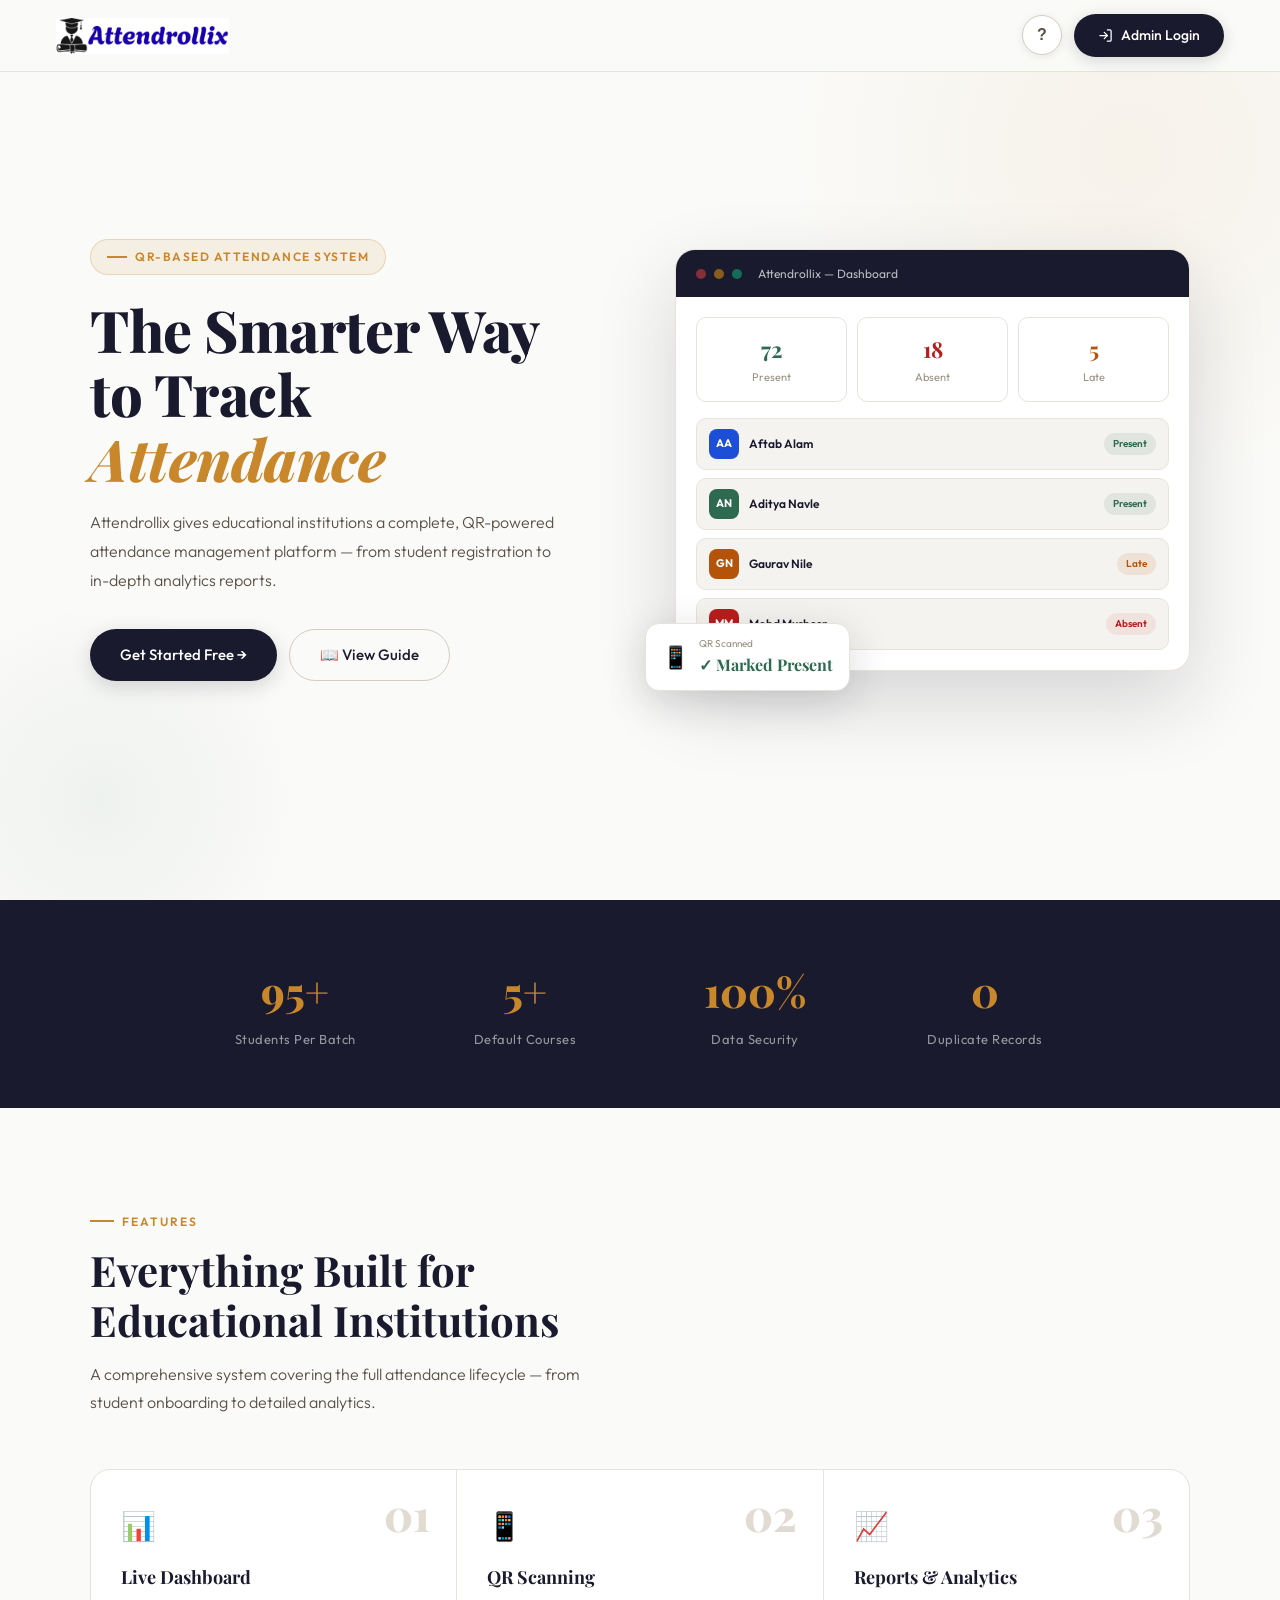
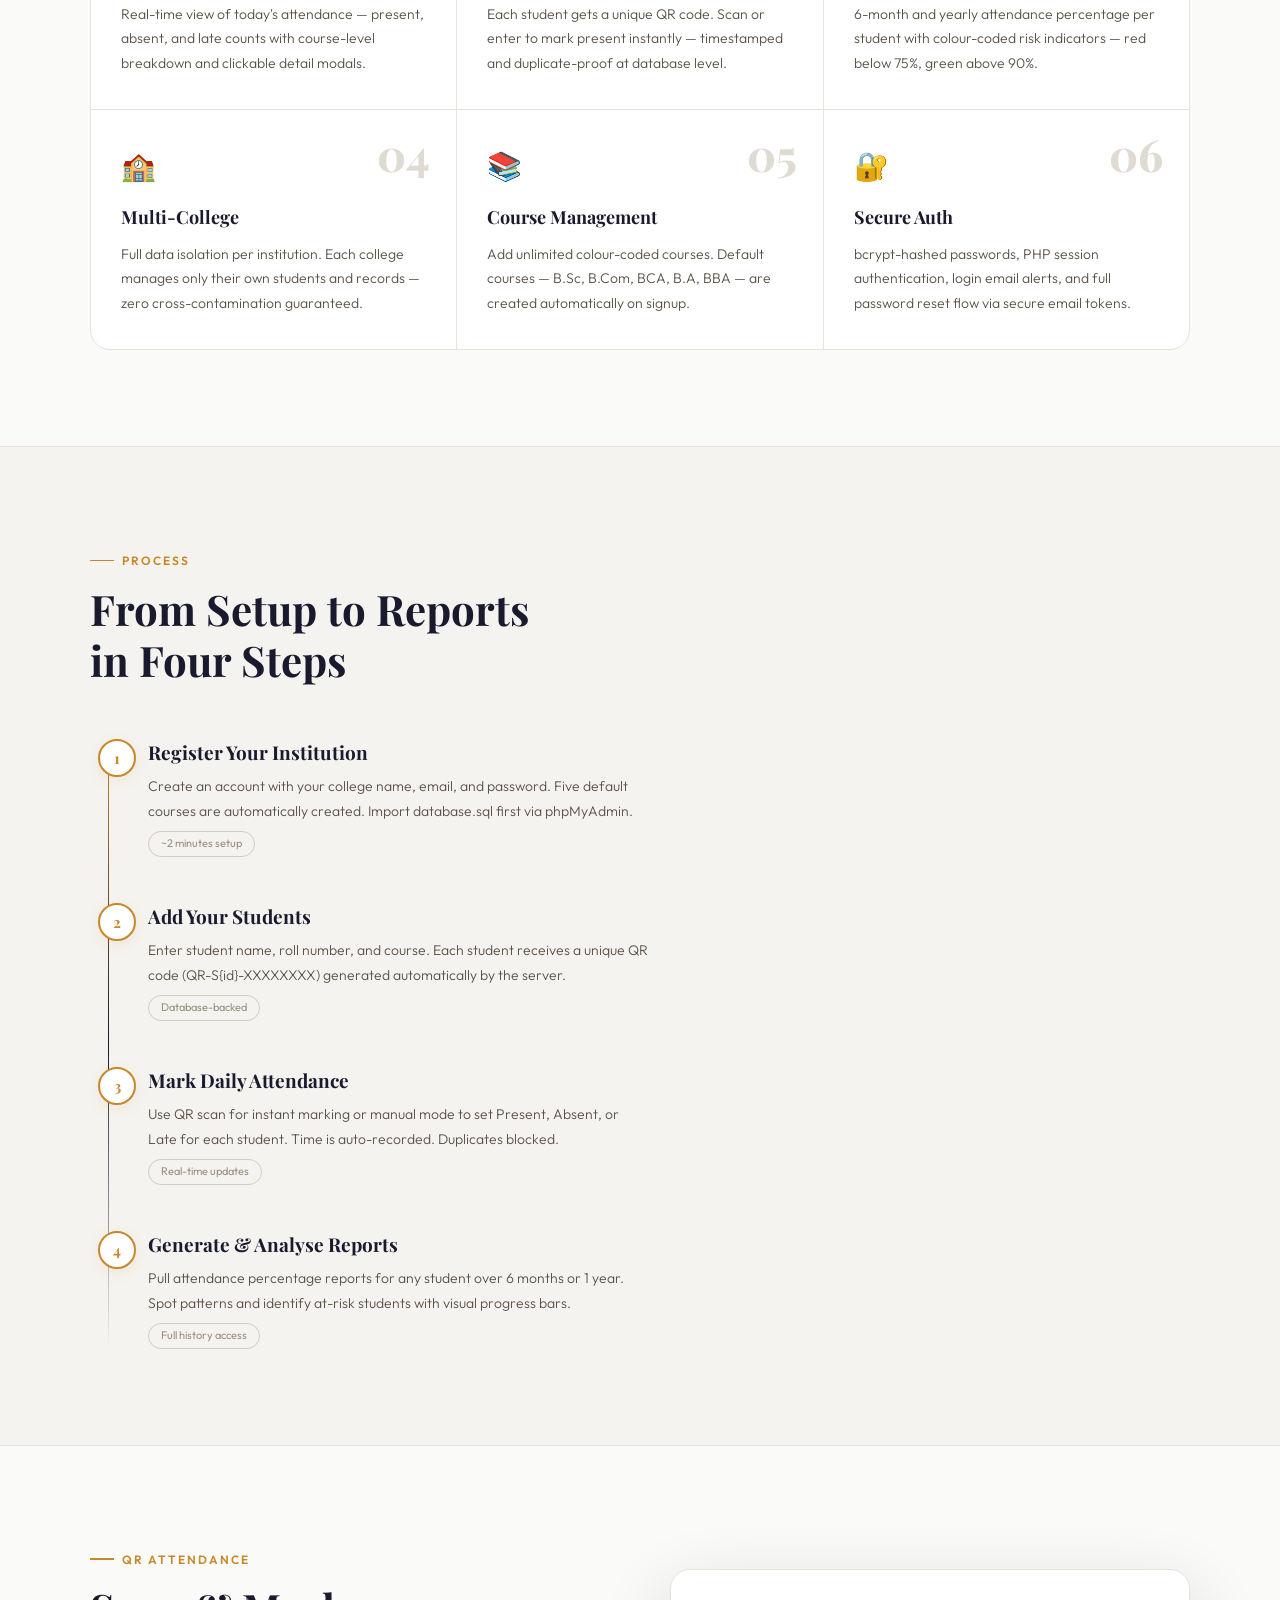
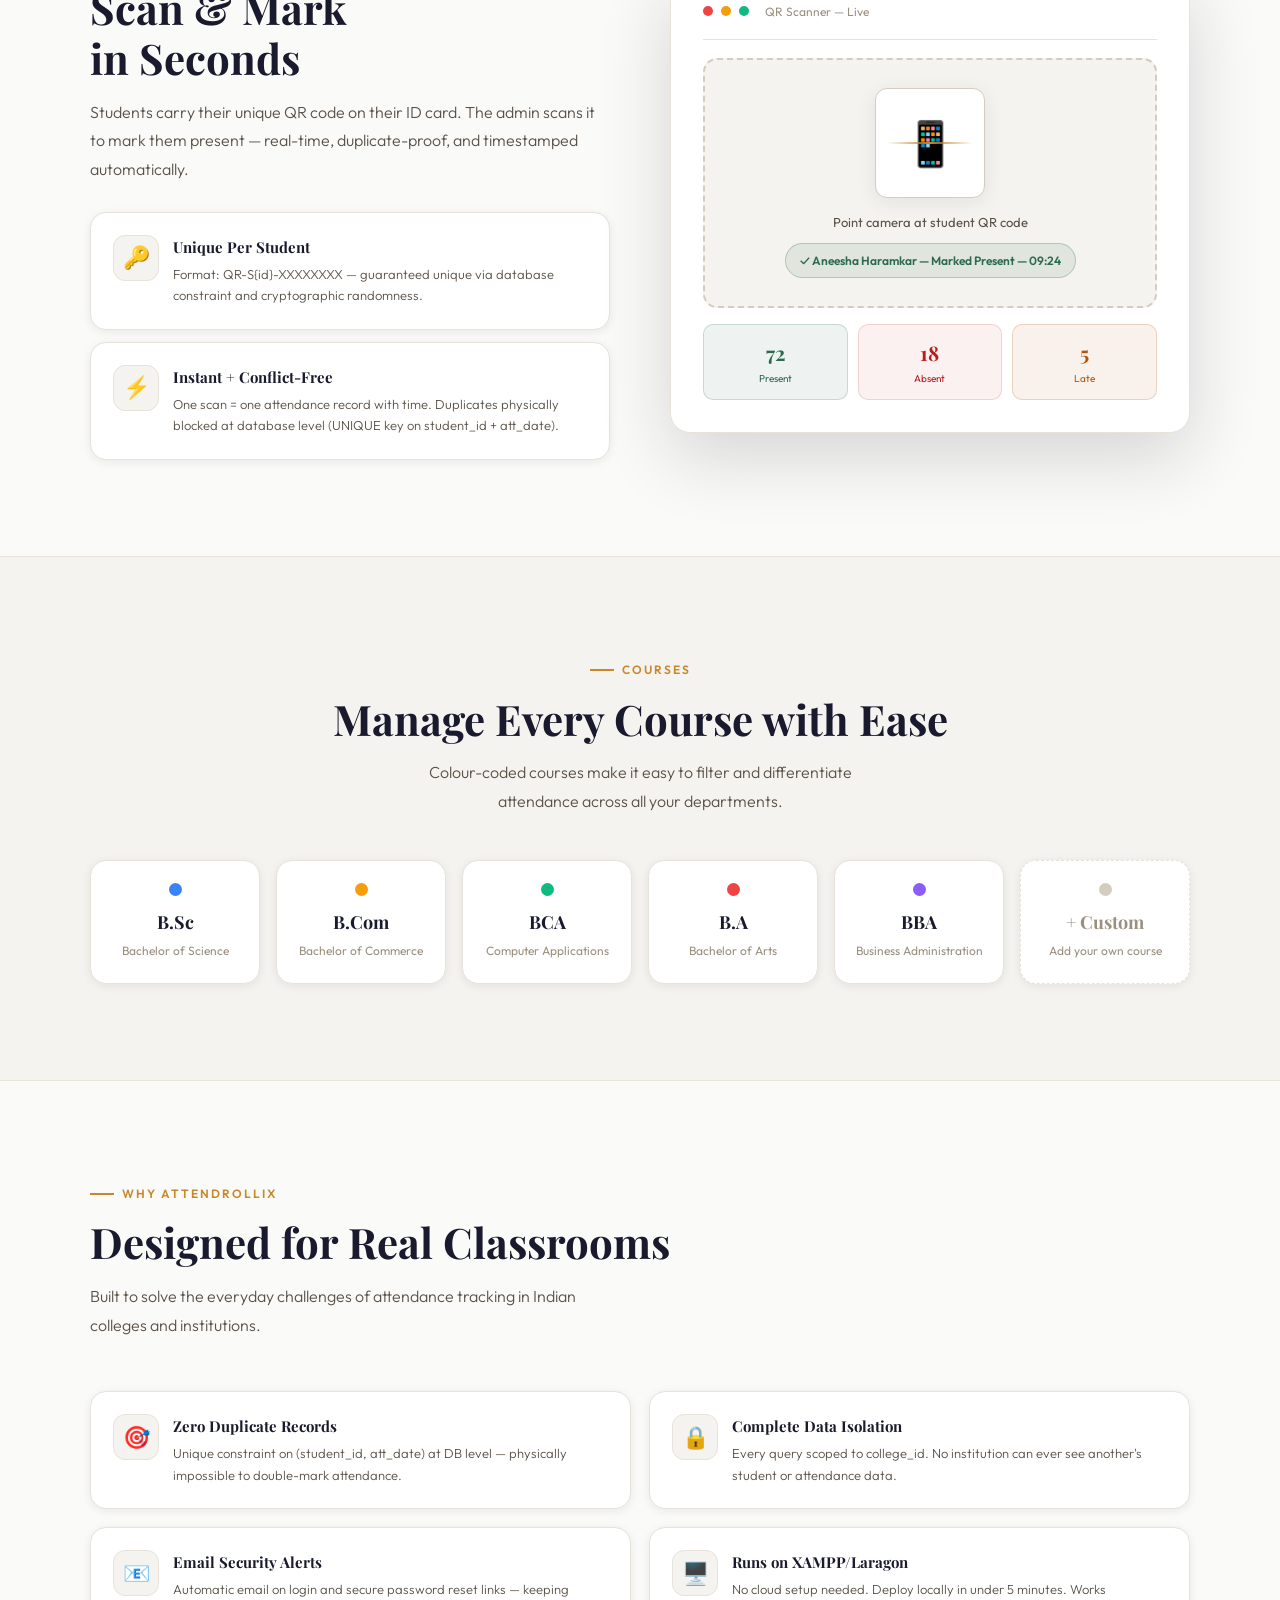
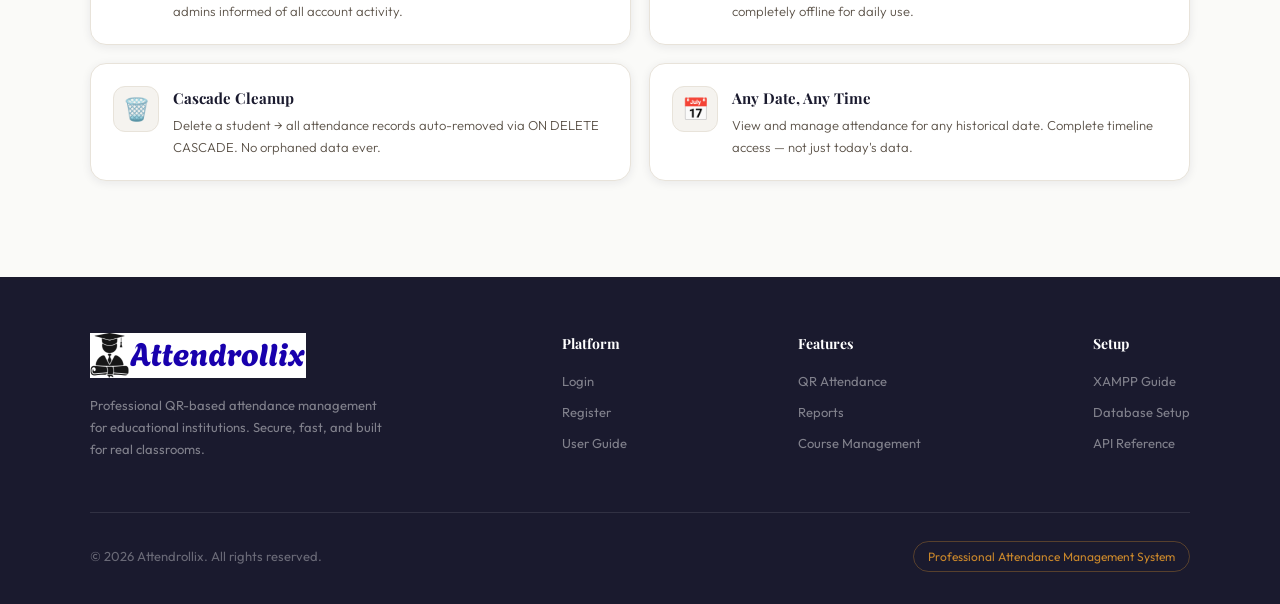
<file: index.html>
<!DOCTYPE html>
<html lang="en">
<head>
<meta charset="UTF-8"/>
<meta name="viewport" content="width=device-width, initial-scale=1.0"/>
<title>Attendrollix — Smart Attendance Management System</title>
<link href="https://fonts.googleapis.com/css2?family=Playfair+Display:ital,wght@0,600;0,700;0,800;1,700&family=Outfit:wght@300;400;500;600;700&display=swap" rel="stylesheet"/>
<style>
*,*::before,*::after{box-sizing:border-box;margin:0;padding:0}
:root{
  --bg:#fafaf8; --bg2:#f5f3ef; --bg3:#ede9e2;
  --white:#fff; --border:#e8e3da; --border2:#d4ccbf;
  --navy:#1a1a2e; --navy2:#2d2d50;
  --gold:#c9872b; --gold-lt:rgba(201,135,43,0.1); --gold-bdr:rgba(201,135,43,0.25);
  --green:#2d6a4f; --red:#b91c1c; --amber:#b45309; --blue:#1d4ed8;
  --text1:#1a1a2e; --text2:#5a5147; --text3:#9a9080;
  --shadow:rgba(26,26,46,0.08); --shadow2:rgba(26,26,46,0.16);
}
html{scroll-behavior:smooth}
body{font-family:'Outfit',sans-serif;background:var(--bg);color:var(--text1);overflow-x:hidden;line-height:1.6;-webkit-font-smoothing:antialiased}

/* ══ SCROLLBAR ══ */
::-webkit-scrollbar{width:6px}
::-webkit-scrollbar-track{background:var(--bg2)}
::-webkit-scrollbar-thumb{background:var(--border2);border-radius:3px}

/* ══ NAV ══ */
nav{
  position:fixed;top:0;left:0;right:0;z-index:999;
  height:72px;padding:0 56px;
  display:flex;align-items:center;justify-content:space-between;
  background:rgba(250,250,248,0.94);backdrop-filter:blur(20px);
  border-bottom:1px solid var(--border);
  transition:box-shadow .3s;
}
nav.scrolled{box-shadow:0 4px 20px var(--shadow)}
.nav-logo{display:flex;align-items:center;gap:10px;text-decoration:none}
.nav-logo img{height:36px}
.nav-right{display:flex;align-items:center;gap:12px}
.btn-guide{
  width:40px;height:40px;border-radius:50%;border:1.5px solid var(--border2);
  background:var(--white);color:var(--text2);font-size:16px;font-weight:700;
  cursor:pointer;display:flex;align-items:center;justify-content:center;
  box-shadow:0 2px 8px var(--shadow);transition:all .25s;text-decoration:none;
}
.btn-guide:hover{border-color:var(--gold);color:var(--gold);box-shadow:0 4px 15px var(--gold-lt)}
.btn-login{
  display:flex;align-items:center;gap:8px;
  padding:10px 24px;border-radius:50px;border:none;
  background:var(--navy);color:#fff;
  font-family:'Outfit',sans-serif;font-size:14px;font-weight:500;
  cursor:pointer;text-decoration:none;
  box-shadow:0 4px 16px var(--shadow2);transition:all .25s;
}
.btn-login:hover{background:var(--navy2);transform:translateY(-1px);box-shadow:0 8px 24px var(--shadow2)}
.btn-login svg{width:15px;height:15px}

/* ══ HERO ══ */
.hero{
  min-height:100vh;display:flex;align-items:center;
  padding:100px 56px 80px;position:relative;overflow:hidden;
}
.hero-blob1{position:absolute;top:-200px;right:-200px;width:700px;height:700px;border-radius:50%;background:radial-gradient(circle,rgba(201,135,43,0.07) 0%,transparent 70%);pointer-events:none}
.hero-blob2{position:absolute;bottom:-100px;left:-100px;width:400px;height:400px;border-radius:50%;background:radial-gradient(circle,rgba(45,106,79,0.06) 0%,transparent 70%);pointer-events:none}
.hero-inner{max-width:1100px;margin:0 auto;display:grid;grid-template-columns:1fr 1fr;gap:70px;align-items:center;width:100%;position:relative;z-index:2}
.hero-tag{
  display:inline-flex;align-items:center;gap:8px;
  padding:7px 16px;border-radius:50px;
  border:1.5px solid var(--gold-bdr);background:var(--gold-lt);
  font-size:12px;color:var(--gold);letter-spacing:1.5px;text-transform:uppercase;
  font-weight:600;margin-bottom:22px;
}
.hero-tag-line{width:20px;height:1.5px;background:var(--gold)}
h1{font-family:'Playfair Display',serif;font-size:clamp(36px,4.5vw,58px);font-weight:800;line-height:1.12;letter-spacing:-0.5px;margin-bottom:18px}
.h1-italic{font-style:italic;color:var(--gold)}
.hero-sub{font-size:16px;color:var(--text2);max-width:480px;margin-bottom:34px;font-weight:300;line-height:1.8}
.hero-cta{display:flex;gap:12px;flex-wrap:wrap}
.cta-primary{
  display:flex;align-items:center;gap:8px;
  padding:14px 30px;border-radius:50px;border:none;
  background:var(--navy);color:#fff;
  font-family:'Outfit',sans-serif;font-size:15px;font-weight:500;
  cursor:pointer;text-decoration:none;
  box-shadow:0 6px 20px var(--shadow2);transition:all .3s;
}
.cta-primary:hover{background:var(--navy2);transform:translateY(-2px);box-shadow:0 12px 32px var(--shadow2)}
.cta-outline{
  display:flex;align-items:center;gap:8px;
  padding:14px 30px;border-radius:50px;
  border:1.5px solid var(--border2);background:transparent;
  color:var(--text1);font-family:'Outfit',sans-serif;font-size:15px;font-weight:500;
  cursor:pointer;text-decoration:none;transition:all .3s;
}
.cta-outline:hover{border-color:var(--gold);color:var(--gold)}

/* Hero dashboard mock */
.hero-visual{position:relative}
.dash-mock{
  background:var(--white);border:1px solid var(--border);border-radius:20px;
  box-shadow:0 30px 80px var(--shadow2);overflow:hidden;
}
.dm-topbar{background:var(--navy);padding:14px 20px;display:flex;align-items:center;gap:8px}
.dm-dot{width:10px;height:10px;border-radius:50%;opacity:0.5}
.dm-title{font-size:12px;color:rgba(255,255,255,0.7);margin-left:8px}
.dm-body{padding:20px}
.dm-stats{display:grid;grid-template-columns:repeat(3,1fr);gap:10px;margin-bottom:16px}
.dm-stat{padding:14px;border-radius:10px;border:1px solid var(--border);text-align:center}
.dm-num{font-family:'Playfair Display',serif;font-size:22px;font-weight:700}
.dm-lbl{font-size:11px;color:var(--text3);margin-top:2px}
.dm-rows{display:flex;flex-direction:column;gap:8px}
.dm-row{display:flex;align-items:center;gap:10px;padding:10px 12px;border-radius:10px;background:var(--bg2);border:1px solid var(--border)}
.dm-av{width:30px;height:30px;border-radius:8px;display:flex;align-items:center;justify-content:center;font-size:11px;font-weight:700;color:#fff;flex-shrink:0}
.dm-name{font-size:12px;font-weight:600;flex:1}
.dm-badge{padding:3px 9px;border-radius:50px;font-size:10px;font-weight:600}
.bp{background:rgba(45,106,79,0.1);color:#2d6a4f}
.ba{background:rgba(185,28,28,0.08);color:#b91c1c}
.bl{background:rgba(180,83,9,0.1);color:#b45309}
.float-card{
  position:absolute;bottom:-20px;left:-30px;
  background:var(--white);border:1px solid var(--border);border-radius:14px;
  padding:12px 16px;box-shadow:0 10px 40px var(--shadow2);
  display:flex;align-items:center;gap:10px;
}
.fc-icon{font-size:22px}
.fc-label{font-size:10px;color:var(--text3)}
.fc-val{font-size:16px;font-weight:700;color:var(--green);font-family:'Playfair Display',serif}

/* ══ STATS BAND ══ */
.stats-band{background:var(--navy);padding:48px 56px}
.stats-inner{max-width:900px;margin:0 auto;display:grid;grid-template-columns:repeat(4,1fr);gap:20px}
.stat-box{text-align:center;padding:10px}
.stat-num{font-family:'Playfair Display',serif;font-size:42px;font-weight:800;color:var(--gold)}
.stat-lbl{font-size:13px;color:rgba(255,255,255,0.55);margin-top:4px;letter-spacing:0.5px}

/* ══ SECTIONS ══ */
.section{padding:96px 56px}
.section-inner{max-width:1100px;margin:0 auto}
.section-alt{background:var(--bg2);border-top:1px solid var(--border);border-bottom:1px solid var(--border)}
.sec-tag{display:inline-flex;align-items:center;gap:8px;font-size:12px;letter-spacing:2px;text-transform:uppercase;color:var(--gold);font-weight:600;margin-bottom:14px}
.sec-tag::before{content:'';width:24px;height:1.5px;background:var(--gold)}
.sec-title{font-family:'Playfair Display',serif;font-size:clamp(26px,3.5vw,42px);font-weight:700;line-height:1.2;margin-bottom:14px}
.sec-sub{font-size:16px;color:var(--text2);max-width:520px;line-height:1.8;margin-bottom:52px;font-weight:300}

/* Features */
.feat-grid{display:grid;grid-template-columns:repeat(3,1fr);gap:1px;background:var(--border);border:1px solid var(--border);border-radius:20px;overflow:hidden}
.feat-card{padding:34px 30px;background:var(--white);position:relative;overflow:hidden;transition:all .3s}
.feat-card::after{content:'';position:absolute;bottom:0;left:30px;right:30px;height:2px;background:linear-gradient(90deg,var(--gold),var(--navy));transform:scaleX(0);transition:transform .3s;transform-origin:left}
.feat-card:hover{background:var(--bg2)}
.feat-card:hover::after{transform:scaleX(1)}
.feat-num{position:absolute;top:22px;right:26px;font-family:'Playfair Display',serif;font-size:44px;font-weight:800;color:var(--border2);opacity:0.7;line-height:1}
.feat-icon{font-size:28px;margin-bottom:14px;display:block}
.feat-title{font-family:'Playfair Display',serif;font-size:18px;font-weight:700;margin-bottom:10px}
.feat-desc{font-size:14px;color:var(--text2);line-height:1.75;font-weight:300}

/* Timeline steps */
.steps-wrap{margin-top:52px;position:relative;padding-left:58px}
.steps-wrap::before{content:'';position:absolute;left:18px;top:4px;bottom:0;width:1px;background:linear-gradient(180deg,var(--gold),var(--navy),transparent)}
.step-item{padding-bottom:44px;position:relative}
.step-item:last-child{padding-bottom:0}
.step-dot{position:absolute;left:-50px;top:2px;width:38px;height:38px;border-radius:50%;background:var(--white);border:2px solid var(--gold);display:flex;align-items:center;justify-content:center;font-family:'Playfair Display',serif;font-size:15px;font-weight:700;color:var(--gold);box-shadow:0 4px 14px var(--gold-lt)}
.step-title{font-family:'Playfair Display',serif;font-size:19px;font-weight:700;margin-bottom:7px}
.step-desc{font-size:14px;color:var(--text2);line-height:1.75;max-width:500px;font-weight:300}
.step-chip{display:inline-block;margin-top:8px;padding:3px 12px;border-radius:50px;border:1px solid var(--border2);font-size:11px;color:var(--text3)}

/* QR section */
.qr-grid{display:grid;grid-template-columns:1fr 1fr;gap:60px;align-items:center}
.qr-panel{background:var(--white);border:1px solid var(--border);border-radius:20px;padding:32px;box-shadow:0 24px 70px var(--shadow2)}
.qr-panel-hdr{display:flex;align-items:center;gap:8px;padding-bottom:18px;border-bottom:1px solid var(--border);margin-bottom:18px}
.qr-dot{width:10px;height:10px;border-radius:50%}
.qr-scanner{background:var(--bg2);border-radius:14px;padding:28px;text-align:center;border:2px dashed var(--border2)}
.qr-box{width:110px;height:110px;border-radius:12px;background:var(--white);margin:0 auto 14px;display:flex;align-items:center;justify-content:center;font-size:44px;border:1.5px solid var(--border2);box-shadow:0 4px 20px var(--shadow);position:relative;overflow:hidden}
.scan-line{position:absolute;width:80%;height:2px;background:linear-gradient(90deg,transparent,var(--gold),transparent);left:10%;animation:scanLine 2s ease-in-out infinite}
@keyframes scanLine{0%{top:10%}50%{top:85%}100%{top:10%}}
.qr-ok{display:inline-flex;align-items:center;gap:7px;padding:7px 14px;border-radius:50px;background:rgba(45,106,79,0.1);border:1px solid rgba(45,106,79,0.25);color:var(--green);font-size:12px;font-weight:600;margin-top:10px}
.qr-stat-row{display:grid;grid-template-columns:repeat(3,1fr);gap:10px;margin-top:16px}
.qr-stat{padding:12px;border-radius:10px;text-align:center}
.qs-p{background:rgba(45,106,79,0.08);border:1px solid rgba(45,106,79,0.2)}
.qs-a{background:rgba(185,28,28,0.06);border:1px solid rgba(185,28,28,0.15)}
.qs-l{background:rgba(180,83,9,0.08);border:1px solid rgba(180,83,9,0.2)}
.qr-stat-num{font-family:'Playfair Display',serif;font-size:20px;font-weight:700}
.qr-stat-lbl{font-size:10px;margin-top:2px}

/* Courses */
.course-grid{display:grid;grid-template-columns:repeat(auto-fit,minmax(160px,1fr));gap:16px;margin-top:44px}
.course-card{padding:22px 18px;border-radius:16px;border:1.5px solid var(--border);background:var(--white);text-align:center;transition:all .3s;box-shadow:0 2px 10px var(--shadow)}
.course-card:hover{transform:translateY(-5px);box-shadow:0 16px 36px var(--shadow2)}
.course-dot{width:13px;height:13px;border-radius:50%;margin:0 auto 12px}
.course-name{font-family:'Playfair Display',serif;font-size:18px;font-weight:700;margin-bottom:5px}
.course-full{font-size:12px;color:var(--text3)}

/* Why */
.why-grid{display:grid;grid-template-columns:1fr 1fr;gap:18px;margin-top:44px}
.why-card{display:flex;gap:14px;align-items:flex-start;padding:22px;background:var(--white);border:1.5px solid var(--border);border-radius:16px;box-shadow:0 2px 10px var(--shadow);transition:all .25s}
.why-card:hover{box-shadow:0 8px 28px var(--shadow2);transform:translateY(-2px)}
.why-icon-wrap{width:46px;height:46px;border-radius:12px;background:var(--bg2);border:1px solid var(--border);display:flex;align-items:center;justify-content:center;font-size:22px;flex-shrink:0}
.why-title{font-family:'Playfair Display',serif;font-size:15px;font-weight:700;margin-bottom:5px}
.why-desc{font-size:13px;color:var(--text2);line-height:1.65;font-weight:300}

/* ══ FOOTER ══ */
footer{background:var(--navy);color:rgba(255,255,255,0.7);padding:56px 56px 32px}
.footer-inner{max-width:1100px;margin:0 auto}
.footer-top{display:flex;justify-content:space-between;margin-bottom:48px;flex-wrap:wrap;gap:32px}
.footer-brand{max-width:300px}
.footer-logo{display:flex;align-items:center;gap:10px;margin-bottom:14px}
.footer-logo img{height:34px;filter:brightness(0) invert(1);opacity:0.8}
.footer-brand-name{font-family:'Playfair Display',serif;font-size:20px;color:#fff;font-weight:700}
.footer-brand-desc{font-size:13px;color:rgba(255,255,255,0.45);line-height:1.7;margin-top:8px}
.footer-col h4{font-family:'Playfair Display',serif;font-size:14px;color:#fff;margin-bottom:16px}
.footer-col a{display:block;color:rgba(255,255,255,0.45);font-size:13px;text-decoration:none;margin-bottom:10px;transition:color .2s}
.footer-col a:hover{color:var(--gold)}
.footer-bottom{display:flex;justify-content:space-between;align-items:center;padding-top:28px;border-top:1px solid rgba(255,255,255,0.1);flex-wrap:wrap;gap:12px}
.footer-copy{font-size:13px;color:rgba(255,255,255,0.35)}
.footer-badge{padding:5px 14px;border-radius:50px;border:1px solid rgba(201,135,43,0.35);color:var(--gold);font-size:12px}

/* ══ GUIDE MODAL ══ */
.modal-overlay{position:fixed;inset:0;z-index:10000;background:rgba(26,26,46,0.65);backdrop-filter:blur(8px);display:none;align-items:center;justify-content:center;padding:20px}
.modal-overlay.active{display:flex}
.modal-box{background:var(--white);border:1px solid var(--border);border-radius:20px;width:100%;max-width:680px;max-height:88vh;overflow-y:auto;box-shadow:0 32px 80px var(--shadow2);animation:mIn .3s cubic-bezier(.34,1.56,.64,1)}
@keyframes mIn{from{transform:translateY(28px) scale(0.97);opacity:0}to{transform:none;opacity:1}}
.modal-hdr{padding:24px 28px 20px;border-bottom:1px solid var(--border);display:flex;align-items:center;justify-content:space-between;position:sticky;top:0;background:var(--white);border-radius:20px 20px 0 0;z-index:1}
.modal-hdr-title{font-family:'Playfair Display',serif;font-size:19px;font-weight:700}
.modal-close{width:34px;height:34px;border-radius:10px;border:1.5px solid var(--border);background:var(--bg2);color:var(--text2);cursor:pointer;font-size:14px;display:flex;align-items:center;justify-content:center;transition:all .2s}
.modal-close:hover{border-color:var(--red);color:var(--red)}
.modal-body{padding:28px}
.guide-sec{margin-bottom:26px}
.guide-sec h3{font-family:'Playfair Display',serif;font-size:15px;font-weight:700;color:var(--navy);margin-bottom:12px;display:flex;align-items:center;gap:8px}
.guide-sec p,.guide-sec li{font-size:14px;color:var(--text2);line-height:1.75;margin-bottom:6px}
.guide-sec ul{padding-left:18px}
.guide-step{display:flex;gap:12px;align-items:flex-start;padding:12px 0;border-bottom:1px solid var(--border)}
.guide-step:last-child{border:none}
.guide-step-num{width:28px;height:28px;border-radius:8px;flex-shrink:0;background:var(--gold-lt);border:1.5px solid var(--gold-bdr);color:var(--gold);font-size:12px;font-weight:700;display:flex;align-items:center;justify-content:center}
.guide-step-text strong{display:block;font-size:13px;font-weight:600;margin-bottom:2px}
.guide-step-text span{font-size:13px;color:var(--text2)}
code{background:var(--gold-lt);color:var(--gold);padding:2px 8px;border-radius:5px;font-size:12px;border:1px solid var(--gold-bdr)}

/* ══ RESPONSIVE ══ */
@media(max-width:1000px){nav,footer,section.section,div.stats-band{padding-left:24px;padding-right:24px}.hero{padding:88px 24px 60px}.hero-inner{grid-template-columns:1fr;gap:40px}.hero-visual{display:none}.stats-inner{grid-template-columns:repeat(2,1fr)}.feat-grid{grid-template-columns:1fr 1fr}.qr-grid{grid-template-columns:1fr}.why-grid{grid-template-columns:1fr}.footer-top{flex-direction:column}}
@media(max-width:600px){.feat-grid{grid-template-columns:1fr}.stats-inner{grid-template-columns:1fr 1fr}}
</style>
</head>
<body>

<!-- NAV -->
<nav id="main-nav">
  <a class="nav-logo" href="home.html">
    <img src="assets\logo.png" alt="Attendrollix"/>
  </a>
  <div class="nav-right">
    <button class="btn-guide" onclick="openGuide()" title="User Guide">?</button>
    <a href="index2.php" class="btn-login">
      <svg viewBox="0 0 24 24" fill="none" stroke="currentColor" stroke-width="2" stroke-linecap="round" stroke-linejoin="round"><path d="M15 3h4a2 2 0 0 1 2 2v14a2 2 0 0 1-2 2h-4"/><polyline points="10 17 15 12 10 7"/><line x1="15" y1="12" x2="3" y2="12"/></svg>
      Admin Login
    </a>
  </div>
</nav>

<!-- HERO -->
<section class="hero">
  <div class="hero-blob1"></div>
  <div class="hero-blob2"></div>
  <div class="hero-inner">
    <div class="hero-left">
      <div class="hero-tag"><span class="hero-tag-line"></span>QR-Based Attendance System</div>
      <h1>The Smarter Way<br/>to Track <span class="h1-italic">Attendance</span></h1>
      <p class="hero-sub">Attendrollix gives educational institutions a complete, QR-powered attendance management platform — from student registration to in-depth analytics reports.</p>
      <div class="hero-cta">
        <a href="index2.php" class="cta-primary">Get Started Free →</a>
        <button class="cta-outline" onclick="openGuide()">📖 View Guide</button>
      </div>
    </div>
    <div class="hero-visual">
      <div class="dash-mock">
        <div class="dm-topbar">
          <div class="dm-dot" style="background:#ef4444"></div>
          <div class="dm-dot" style="background:#f59e0b"></div>
          <div class="dm-dot" style="background:#10b981"></div>
          <span class="dm-title">Attendrollix — Dashboard</span>
        </div>
        <div class="dm-body">
          <div class="dm-stats">
            <div class="dm-stat"><div class="dm-num" style="color:#2d6a4f">72</div><div class="dm-lbl">Present</div></div>
            <div class="dm-stat"><div class="dm-num" style="color:#b91c1c">18</div><div class="dm-lbl">Absent</div></div>
            <div class="dm-stat"><div class="dm-num" style="color:#b45309">5</div><div class="dm-lbl">Late</div></div>
          </div>
          <div class="dm-rows">
            <div class="dm-row"><div class="dm-av" style="background:#1d4ed8">AA</div><div class="dm-name">Aftab Alam</div><span class="dm-badge bp">Present</span></div>
            <div class="dm-row"><div class="dm-av" style="background:#2d6a4f">AN</div><div class="dm-name">Aditya Navle</div><span class="dm-badge bp">Present</span></div>
            <div class="dm-row"><div class="dm-av" style="background:#b45309">GN</div><div class="dm-name">Gaurav Nile</div><span class="dm-badge bl">Late</span></div>
            <div class="dm-row"><div class="dm-av" style="background:#b91c1c">MM</div><div class="dm-name">Mohd Musheer</div><span class="dm-badge ba">Absent</span></div>
          </div>
        </div>
      </div>
      <div class="float-card">
        <div class="fc-icon">📱</div>
        <div><div class="fc-label">QR Scanned</div><div class="fc-val">✓ Marked Present</div></div>
      </div>
    </div>
  </div>
</section>

<!-- STATS -->
<div class="stats-band">
  <div class="stats-inner">
    <div class="stat-box"><div class="stat-num">95+</div><div class="stat-lbl">Students Per Batch</div></div>
    <div class="stat-box"><div class="stat-num">5+</div><div class="stat-lbl">Default Courses</div></div>
    <div class="stat-box"><div class="stat-num">100%</div><div class="stat-lbl">Data Security</div></div>
    <div class="stat-box"><div class="stat-num">0</div><div class="stat-lbl">Duplicate Records</div></div>
  </div>
</div>

<!-- FEATURES -->
<section class="section">
  <div class="section-inner">
    <div class="sec-tag">Features</div>
    <h2 class="sec-title">Everything Built for<br/>Educational Institutions</h2>
    <p class="sec-sub">A comprehensive system covering the full attendance lifecycle — from student onboarding to detailed analytics.</p>
    <div class="feat-grid">
      <div class="feat-card"><span class="feat-num">01</span><span class="feat-icon">📊</span><div class="feat-title">Live Dashboard</div><div class="feat-desc">Real-time view of today's attendance — present, absent, and late counts with course-level breakdown and clickable detail modals.</div></div>
      <div class="feat-card"><span class="feat-num">02</span><span class="feat-icon">📱</span><div class="feat-title">QR Scanning</div><div class="feat-desc">Each student gets a unique QR code. Scan or enter to mark present instantly — timestamped and duplicate-proof at database level.</div></div>
      <div class="feat-card"><span class="feat-num">03</span><span class="feat-icon">📈</span><div class="feat-title">Reports & Analytics</div><div class="feat-desc">6-month and yearly attendance percentage per student with colour-coded risk indicators — red below 75%, green above 90%.</div></div>
      <div class="feat-card"><span class="feat-num">04</span><span class="feat-icon">🏫</span><div class="feat-title">Multi-College</div><div class="feat-desc">Full data isolation per institution. Each college manages only their own students and records — zero cross-contamination guaranteed.</div></div>
      <div class="feat-card"><span class="feat-num">05</span><span class="feat-icon">📚</span><div class="feat-title">Course Management</div><div class="feat-desc">Add unlimited colour-coded courses. Default courses — B.Sc, B.Com, BCA, B.A, BBA — are created automatically on signup.</div></div>
      <div class="feat-card"><span class="feat-num">06</span><span class="feat-icon">🔐</span><div class="feat-title">Secure Auth</div><div class="feat-desc">bcrypt-hashed passwords, PHP session authentication, login email alerts, and full password reset flow via secure email tokens.</div></div>
    </div>
  </div>
</section>

<!-- HOW IT WORKS -->
<div class="section section-alt">
  <div class="section-inner">
    <div class="sec-tag">Process</div>
    <h2 class="sec-title">From Setup to Reports<br/>in Four Steps</h2>
    <div class="steps-wrap">
      <div class="step-item">
        <div class="step-dot">1</div>
        <div class="step-title">Register Your Institution</div>
        <div class="step-desc">Create an account with your college name, email, and password. Five default courses are automatically created. Import database.sql first via phpMyAdmin.</div>
        <span class="step-chip">~2 minutes setup</span>
      </div>
      <div class="step-item">
        <div class="step-dot">2</div>
        <div class="step-title">Add Your Students</div>
        <div class="step-desc">Enter student name, roll number, and course. Each student receives a unique QR code (QR-S{id}-XXXXXXXX) generated automatically by the server.</div>
        <span class="step-chip">Database-backed</span>
      </div>
      <div class="step-item">
        <div class="step-dot">3</div>
        <div class="step-title">Mark Daily Attendance</div>
        <div class="step-desc">Use QR scan for instant marking or manual mode to set Present, Absent, or Late for each student. Time is auto-recorded. Duplicates blocked.</div>
        <span class="step-chip">Real-time updates</span>
      </div>
      <div class="step-item">
        <div class="step-dot">4</div>
        <div class="step-title">Generate & Analyse Reports</div>
        <div class="step-desc">Pull attendance percentage reports for any student over 6 months or 1 year. Spot patterns and identify at-risk students with visual progress bars.</div>
        <span class="step-chip">Full history access</span>
      </div>
    </div>
  </div>
</div>

<!-- QR SECTION -->
<section class="section">
  <div class="section-inner">
    <div class="qr-grid">
      <div>
        <div class="sec-tag">QR Attendance</div>
        <h2 class="sec-title">Scan & Mark<br/>in Seconds</h2>
        <p class="sec-sub" style="margin-bottom:28px">Students carry their unique QR code on their ID card. The admin scans it to mark them present — real-time, duplicate-proof, and timestamped automatically.</p>
        <div class="why-grid" style="grid-template-columns:1fr;gap:12px;margin-top:0">
          <div class="why-card"><div class="why-icon-wrap">🔑</div><div><div class="why-title">Unique Per Student</div><div class="why-desc">Format: QR-S{id}-XXXXXXXX — guaranteed unique via database constraint and cryptographic randomness.</div></div></div>
          <div class="why-card"><div class="why-icon-wrap">⚡</div><div><div class="why-title">Instant + Conflict-Free</div><div class="why-desc">One scan = one attendance record with time. Duplicates physically blocked at database level (UNIQUE key on student_id + att_date).</div></div></div>
        </div>
      </div>
      <div class="qr-panel">
        <div class="qr-panel-hdr">
          <div class="qr-dot" style="background:#ef4444"></div>
          <div class="qr-dot" style="background:#f59e0b"></div>
          <div class="qr-dot" style="background:#10b981"></div>
          <span style="font-size:12px;color:var(--text3);margin-left:8px">QR Scanner — Live</span>
        </div>
        <div class="qr-scanner">
          <div class="qr-box">📱<div class="scan-line"></div></div>
          <div style="font-size:13px;color:var(--text2)">Point camera at student QR code</div>
          <div class="qr-ok">✓ Aneesha Haramkar — Marked Present — 09:24</div>
        </div>
        <div class="qr-stat-row">
          <div class="qr-stat qs-p"><div class="qr-stat-num" style="color:var(--green)">72</div><div class="qr-stat-lbl" style="color:var(--green)">Present</div></div>
          <div class="qr-stat qs-a"><div class="qr-stat-num" style="color:var(--red)">18</div><div class="qr-stat-lbl" style="color:var(--red)">Absent</div></div>
          <div class="qr-stat qs-l"><div class="qr-stat-num" style="color:var(--amber)">5</div><div class="qr-stat-lbl" style="color:var(--amber)">Late</div></div>
        </div>
      </div>
    </div>
  </div>
</section>

<!-- COURSES -->
<div class="section section-alt">
  <div class="section-inner" style="text-align:center">
    <div class="sec-tag" style="justify-content:center">Courses</div>
    <h2 class="sec-title">Manage Every Course with Ease</h2>
    <p class="sec-sub" style="margin:0 auto 0;max-width:480px">Colour-coded courses make it easy to filter and differentiate attendance across all your departments.</p>
    <div class="course-grid">
      <div class="course-card"><div class="course-dot" style="background:#3b82f6"></div><div class="course-name">B.Sc</div><div class="course-full">Bachelor of Science</div></div>
      <div class="course-card"><div class="course-dot" style="background:#f59e0b"></div><div class="course-name">B.Com</div><div class="course-full">Bachelor of Commerce</div></div>
      <div class="course-card"><div class="course-dot" style="background:#10b981"></div><div class="course-name">BCA</div><div class="course-full">Computer Applications</div></div>
      <div class="course-card"><div class="course-dot" style="background:#ef4444"></div><div class="course-name">B.A</div><div class="course-full">Bachelor of Arts</div></div>
      <div class="course-card"><div class="course-dot" style="background:#8b5cf6"></div><div class="course-name">BBA</div><div class="course-full">Business Administration</div></div>
      <div class="course-card" style="border-style:dashed"><div class="course-dot" style="background:var(--border2)"></div><div class="course-name" style="color:var(--text3)">+ Custom</div><div class="course-full">Add your own course</div></div>
    </div>
  </div>
</div>

<!-- WHY -->
<section class="section">
  <div class="section-inner">
    <div class="sec-tag">Why Attendrollix</div>
    <h2 class="sec-title">Designed for Real Classrooms</h2>
    <p class="sec-sub">Built to solve the everyday challenges of attendance tracking in Indian colleges and institutions.</p>
    <div class="why-grid">
      <div class="why-card"><div class="why-icon-wrap">🎯</div><div><div class="why-title">Zero Duplicate Records</div><div class="why-desc">Unique constraint on (student_id, att_date) at DB level — physically impossible to double-mark attendance.</div></div></div>
      <div class="why-card"><div class="why-icon-wrap">🔒</div><div><div class="why-title">Complete Data Isolation</div><div class="why-desc">Every query scoped to college_id. No institution can ever see another's student or attendance data.</div></div></div>
      <div class="why-card"><div class="why-icon-wrap">📧</div><div><div class="why-title">Email Security Alerts</div><div class="why-desc">Automatic email on login and secure password reset links — keeping admins informed of all account activity.</div></div></div>
      <div class="why-card"><div class="why-icon-wrap">🖥️</div><div><div class="why-title">Runs on XAMPP/Laragon</div><div class="why-desc">No cloud setup needed. Deploy locally in under 5 minutes. Works completely offline for daily use.</div></div></div>
      <div class="why-card"><div class="why-icon-wrap">🗑️</div><div><div class="why-title">Cascade Cleanup</div><div class="why-desc">Delete a student → all attendance records auto-removed via ON DELETE CASCADE. No orphaned data ever.</div></div></div>
      <div class="why-card"><div class="why-icon-wrap">📅</div><div><div class="why-title">Any Date, Any Time</div><div class="why-desc">View and manage attendance for any historical date. Complete timeline access — not just today's data.</div></div></div>
    </div>
  </div>
</section>

<!-- FOOTER -->
<footer>
  <div class="footer-inner">
    <div class="footer-top">
      <div class="footer-brand">
        <div class=""><img src="assets\logo.png"/></div>
        <div class="footer-brand-desc">Professional QR-based attendance management for educational institutions. Secure, fast, and built for real classrooms.</div>
      </div>
      <div class="footer-col">
        <h4>Platform</h4>
        <a href="index2.php">Login</a>
        <a href="index2.php">Register</a>
        <a href="#" onclick="openGuide();return false">User Guide</a>
      </div>
      <div class="footer-col">
        <h4>Features</h4>
        <a href="#">QR Attendance</a>
        <a href="#">Reports</a>
        <a href="#">Course Management</a>
      </div>
      <div class="footer-col">
        <h4>Setup</h4>
        <a href="#">XAMPP Guide</a>
        <a href="#">Database Setup</a>
        <a href="#">API Reference</a>
      </div>
    </div>
    <div class="footer-bottom">
      <div class="footer-copy">© 2026 Attendrollix. All rights reserved.</div>
      <div class="footer-badge">Professional Attendance Management System</div>
    </div>
  </div>
</footer>

<!-- GUIDE MODAL -->
<div class="modal-overlay" id="guide-modal">
  <div class="modal-box">
    <div class="modal-hdr">
      <div class="modal-hdr-title">📖 User Guide — Attendrollix</div>
      <button class="modal-close" onclick="closeGuide()">✕</button>
    </div>
    <div class="modal-body">
      <div class="guide-sec">
        <h3>🚀 Initial Setup (4 Steps)</h3>
        <div class="guide-step"><div class="guide-step-num">1</div><div class="guide-step-text"><strong>Import Database</strong><span>phpMyAdmin → SQL tab → paste <code>database.sql</code> → click Go</span></div></div>
        <div class="guide-step"><div class="guide-step-num">2</div><div class="guide-step-text"><strong>Run Setup Script</strong><span>Visit <code>setup.php</code> once to set admin password, then delete it</span></div></div>
        <div class="guide-step"><div class="guide-step-num">3</div><div class="guide-step-text"><strong>Open the App</strong><span>Go to <code>index.html</code> or click Login above</span></div></div>
        <div class="guide-step"><div class="guide-step-num">4</div><div class="guide-step-text"><strong>Demo Credentials</strong><span>Email: <code>admin@tmv.edu</code> | Password: <code>tmv@123</code></span></div></div>
      </div>
      <div class="guide-sec">
        <h3>✅ Marking Attendance</h3>
        <p>Go to <strong>Mark Attendance</strong> in sidebar. Two modes:</p>
        <ul>
          <li><strong>Manual:</strong> Click Present, Absent, or Late for each student</li>
          <li><strong>QR Tab:</strong> Enter or scan QR code → student instantly marked present</li>
        </ul>
      </div>
      <div class="guide-sec">
        <h3>📈 Reports</h3>
        <p>Go to <strong>Reports</strong>. Choose Date Wise, 6 Months, or 1 Year. See per-student attendance percentage — red below 75%, gold 50–74%, green above 75%.</p>
      </div>
      <div class="guide-sec">
        <h3>🏫 College Profile</h3>
        <p>Update your college name, location, university board, and phone from <strong>College Profile</strong> in the sidebar.</p>
      </div>
      <div class="guide-sec">
        <h3>🔑 Password Recovery</h3>
        <p>Login screen → <strong>Forgot Password</strong> → enter registered email → check inbox for reset link (valid 1 hour).</p>
      </div>
    </div>
  </div>
</div>

<script>
window.addEventListener('scroll', () => {
  document.getElementById('main-nav').classList.toggle('scrolled', window.scrollY > 20);
});
function openGuide(){ document.getElementById('guide-modal').classList.add('active') }
function closeGuide(){ document.getElementById('guide-modal').classList.remove('active') }
document.getElementById('guide-modal').addEventListener('click', e => { if(e.target===e.currentTarget) closeGuide() });
document.addEventListener('keydown', e => { if(e.key==='Escape') closeGuide() });
</script>
</body>
</html>
</file>
